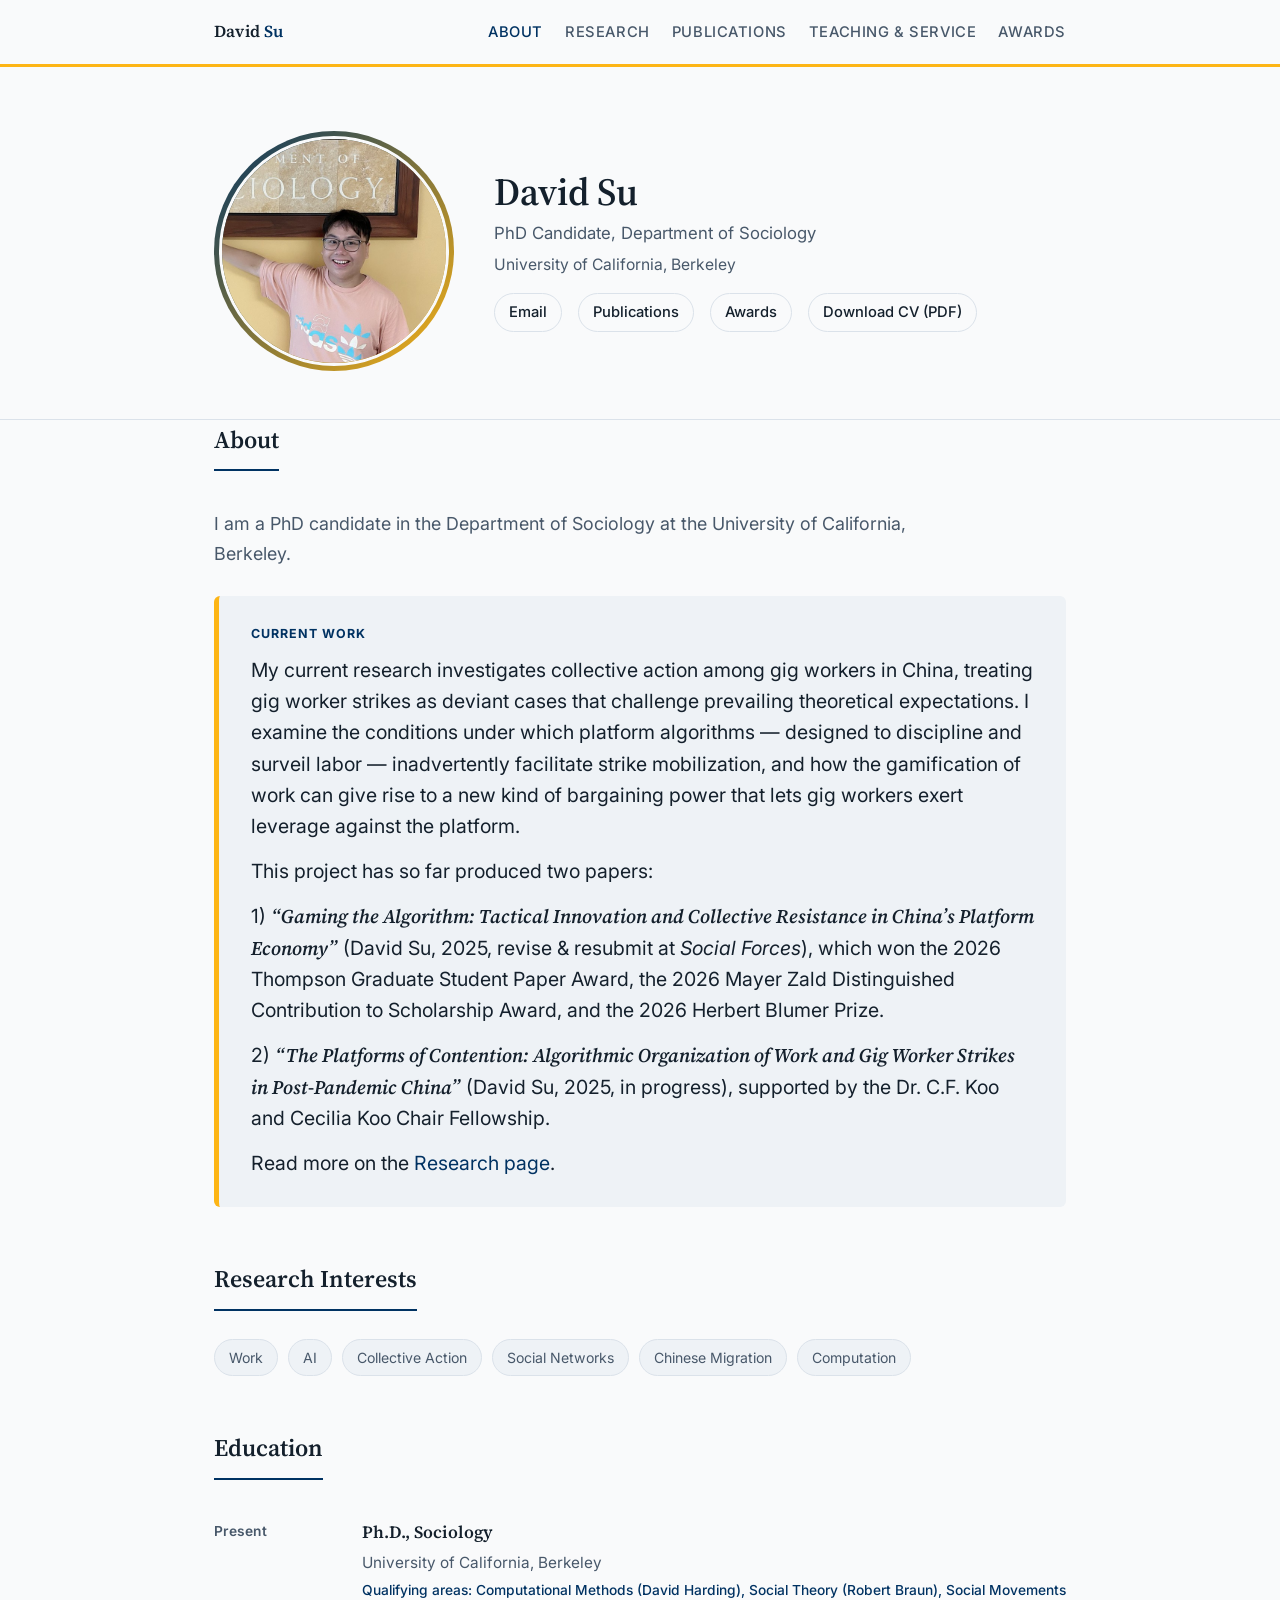
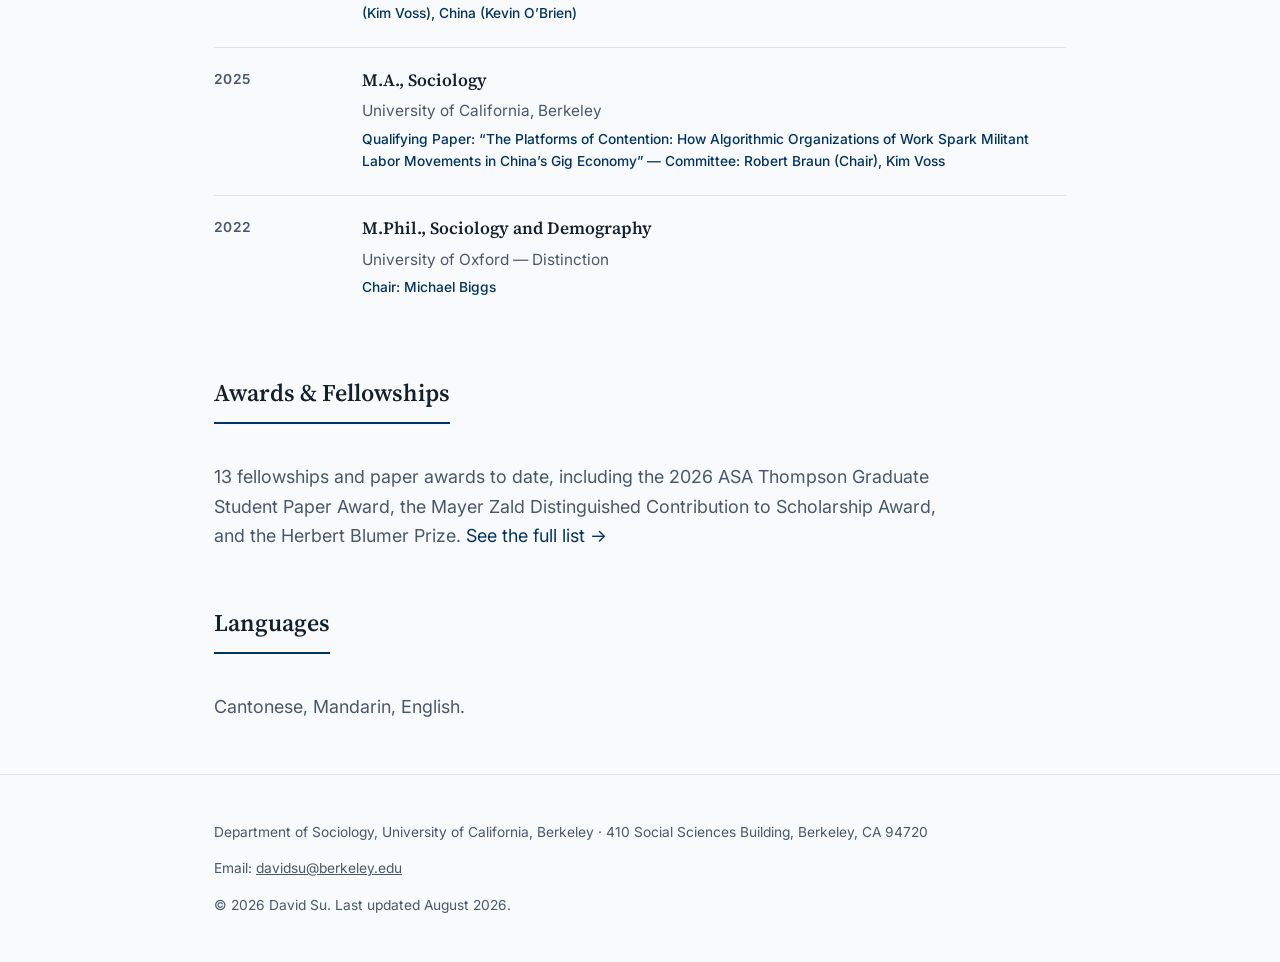
<file: index.html>
<!DOCTYPE html>
<html lang="en">
<head>
<meta charset="UTF-8">
<meta name="viewport" content="width=device-width, initial-scale=1.0">
<title>David Su — Sociology PhD Candidate, UC Berkeley</title>
<meta name="description" content="David Su is a PhD candidate in Sociology at UC Berkeley studying collective action, social movements, political sociology, and China's platform economy.">
<meta name="keywords" content="David Su, sociology, UC Berkeley, social movements, collective action, China, gig economy, political sociology, computational methods">
<link rel="canonical" href="https://davidsu.org/">
<meta property="og:type" content="profile">
<meta property="og:title" content="David Su — Sociology PhD Candidate, UC Berkeley">
<meta property="og:description" content="Research on collective action, social movements, political sociology, and China's platform economy.">
<meta property="og:url" content="https://davidsu.org/">
<meta name="twitter:card" content="summary">
<link rel="stylesheet" href="css/style.css">
<link rel="preconnect" href="https://fonts.googleapis.com">
<link href="https://fonts.googleapis.com/css2?family=Inter:wght@400;500;600;700&family=Source+Serif+4:wght@500;600;700&display=swap" rel="stylesheet">
<script type="application/ld+json">
{
  "@context": "https://schema.org",
  "@type": "Person",
  "name": "David Su",
  "url": "https://davidsu.org/",
  "email": "mailto:davidsu@berkeley.edu",
  "jobTitle": "PhD Candidate, Sociology",
  "affiliation": {
    "@type": "CollegeOrUniversity",
    "name": "University of California, Berkeley"
  },
  "alumniOf": [
    {"@type": "CollegeOrUniversity", "name": "University of California, Berkeley"},
    {"@type": "CollegeOrUniversity", "name": "University of Oxford"}
  ],
  "knowsAbout": ["Collective Action", "Social Movements", "Political Sociology", "Social Networks", "China", "Chinese Migration", "AI", "Work", "Computation"]
}
</script>
</head>
<body>

<header class="site-header">
  <div class="nav-inner">
    <div class="nav-name">David <span>Su</span></div>
    <nav class="nav-links">
      <a href="index.html" class="active">About</a>
      <a href="research.html">Research</a>
      <a href="publications.html">Publications</a>
      <a href="teaching.html">Teaching &amp; Service</a>
      <a href="awards.html">Awards</a>
    </nav>
  </div>
</header>

<section class="hero">
  <div class="wrap hero-grid">
    <div class="avatar"><img src="assets/headshot.jpg" alt="David Su"></div>
    <div class="hero-text">
      <h1>David Su</h1>
      <p class="hero-title">PhD Candidate, Department of Sociology</p>
      <p class="hero-affil">University of California, Berkeley</p>
      <div class="hero-links">
        <a href="mailto:davidsu@berkeley.edu">Email</a>
        <a href="publications.html">Publications</a>
        <a href="awards.html">Awards</a>
        <a href="assets/CV_David_Su.pdf">Download CV (PDF)</a>
        <!-- Add once created: <a href="https://scholar.google.com/">Google Scholar</a> <a href="https://orcid.org/">ORCID</a> -->
      </div>
    </div>
  </div>
</section>

<main class="wrap">

  <section class="block">
    <h2>About</h2>
    <p class="lede">
      I am a PhD candidate in the Department of Sociology at the University of California, Berkeley.
    </p>

    <div class="key-work">
      <span class="kicker">Current Work</span>
      <p>
        My current research investigates collective action among gig workers in China, treating
        gig worker strikes as deviant cases that challenge prevailing theoretical expectations. I
        examine the conditions under which platform algorithms &mdash; designed to discipline and
        surveil labor &mdash; inadvertently facilitate strike mobilization, and how the gamification
        of work can give rise to a new kind of bargaining power that lets gig workers exert leverage
        against the platform.
      </p>
      <p>
        This project has so far produced two papers:
      </p>
      <p>
        1) <span class="paper-title">&ldquo;Gaming the Algorithm: Tactical Innovation and Collective
        Resistance in China&rsquo;s Platform Economy&rdquo;</span> (David Su, 2025, revise &amp;
        resubmit at <em>Social Forces</em>),
        which won the 2026 Thompson Graduate Student Paper Award, the 2026 Mayer Zald Distinguished
        Contribution to Scholarship Award, and the 2026 Herbert Blumer Prize.
      </p>
      <p>
        2) <span class="paper-title">&ldquo;The Platforms of Contention: Algorithmic Organization of
        Work and Gig Worker Strikes in Post-Pandemic China&rdquo;</span> (David Su, 2025, in
        progress), supported by the Dr. C.F. Koo and Cecilia Koo Chair Fellowship.
      </p>
      <p>
        Read more on the <a href="research.html">Research page</a>.
      </p>
    </div>
  </section>

  <section class="block">
    <h2>Research Interests</h2>
    <div class="interest-tags">
      <span>Work</span>
      <span>AI</span>
      <span>Collective Action</span>
      <span>Social Networks</span>
      <span>Chinese Migration</span>
      <span>Computation</span>
    </div>
  </section>

  <section class="block">
    <h2>Education</h2>

    <div class="entry">
      <div class="when">Present</div>
      <div class="what">
        <h3>Ph.D., Sociology</h3>
        <p>University of California, Berkeley</p>
        <p class="meta">Qualifying areas: Computational Methods (David Harding), Social Theory (Robert Braun), Social Movements (Kim Voss), China (Kevin O&rsquo;Brien)</p>
      </div>
    </div>

    <div class="entry">
      <div class="when">2025</div>
      <div class="what">
        <h3>M.A., Sociology</h3>
        <p>University of California, Berkeley</p>
        <p class="meta">Qualifying Paper: &ldquo;The Platforms of Contention: How Algorithmic Organizations of Work Spark Militant Labor Movements in China&rsquo;s Gig Economy&rdquo; &mdash; Committee: Robert Braun (Chair), Kim Voss</p>
      </div>
    </div>

    <div class="entry">
      <div class="when">2022</div>
      <div class="what">
        <h3>M.Phil., Sociology and Demography</h3>
        <p>University of Oxford &mdash; Distinction</p>
        <p class="meta">Chair: Michael Biggs</p>
      </div>
    </div>
  </section>

  <section class="block">
    <h2>Awards &amp; Fellowships</h2>
    <p class="lede">
      13 fellowships and paper awards to date, including the 2026 ASA Thompson Graduate Student
      Paper Award, the Mayer Zald Distinguished Contribution to Scholarship Award, and the Herbert
      Blumer Prize. <a href="awards.html">See the full list →</a>
    </p>
  </section>

  <section class="block">
    <h2>Languages</h2>
    <p class="lede">Cantonese, Mandarin, English.</p>
  </section>

</main>

<footer>
  <div class="wrap">
    <p>Department of Sociology, University of California, Berkeley &middot; 410 Social Sciences Building, Berkeley, CA 94720</p>
    <p>Email: <a href="mailto:davidsu@berkeley.edu">davidsu@berkeley.edu</a></p>
    <p>&copy; <span id="year"></span> David Su. Last updated August 2026.</p>
  </div>
</footer>

<script src="js/main.js"></script>
</body>
</html>
</file>
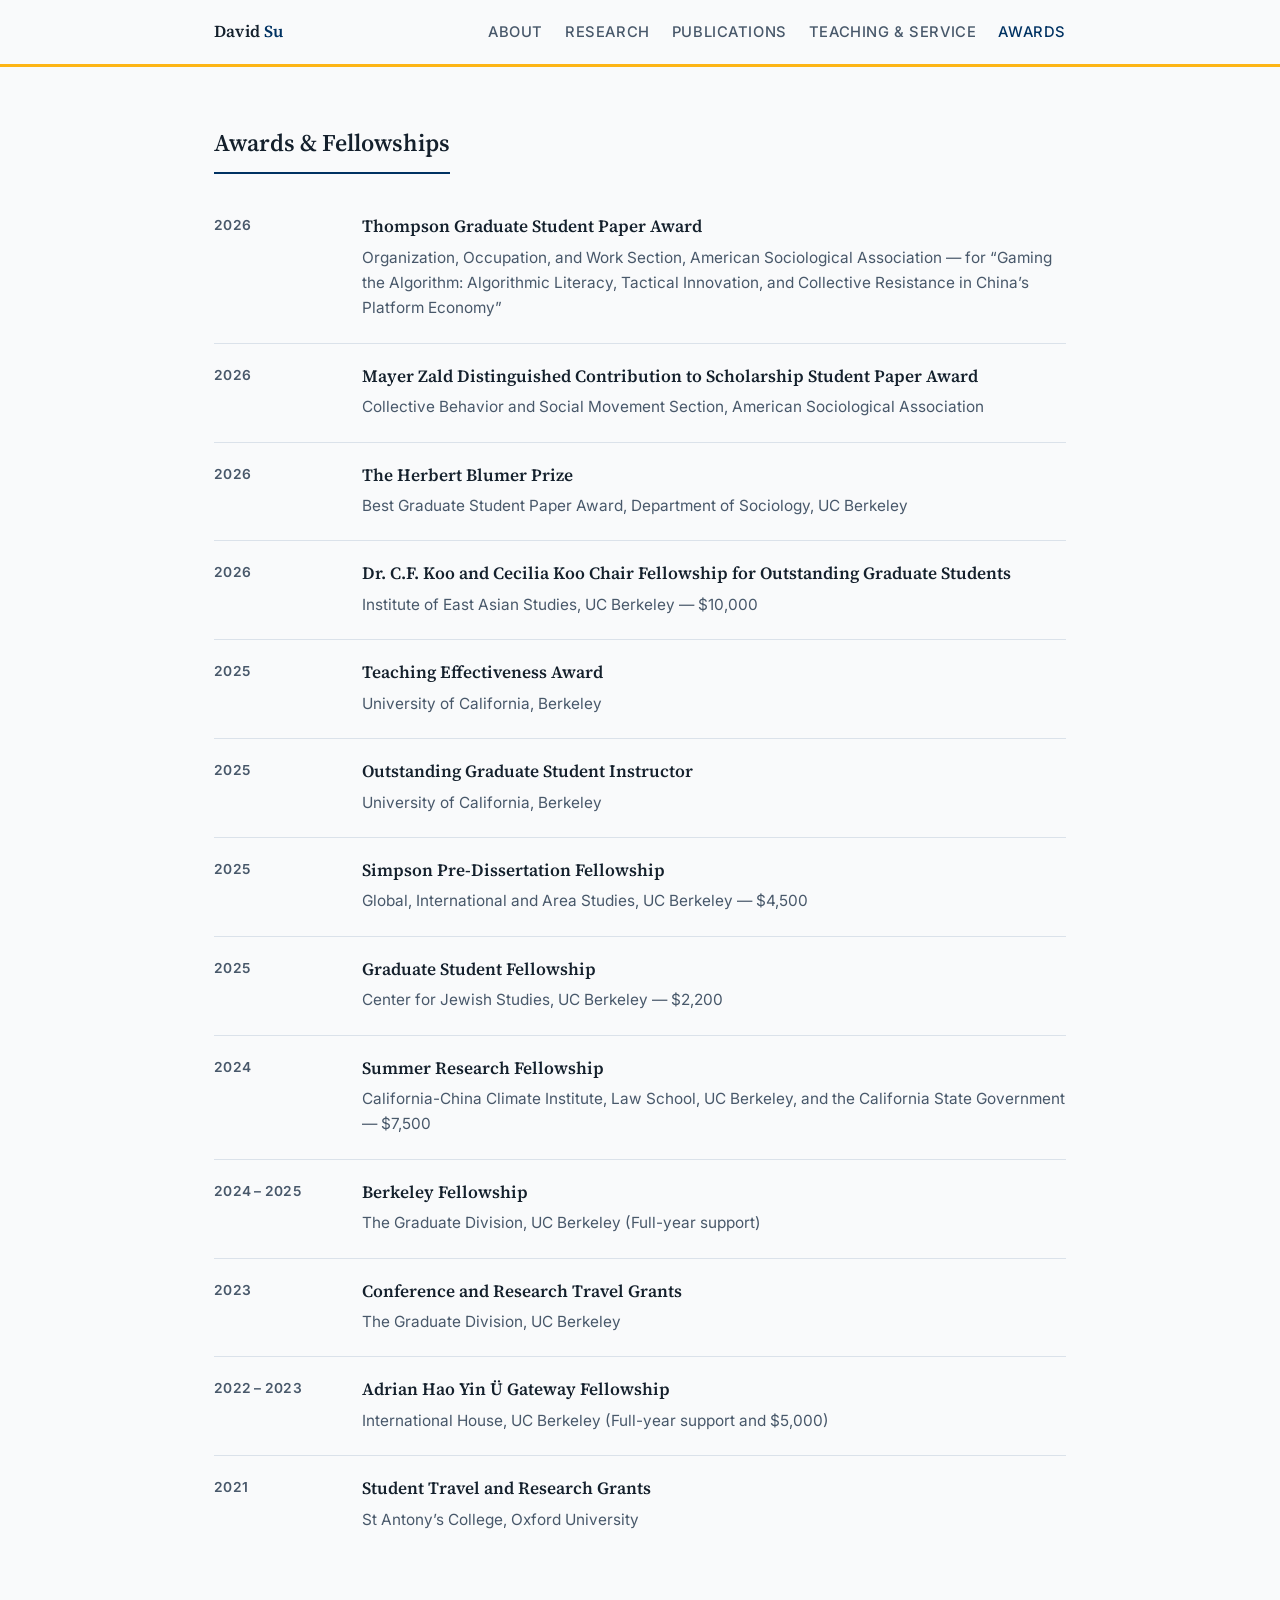
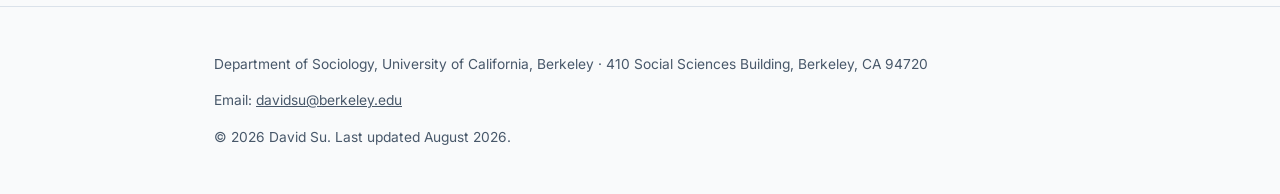
<file: awards.html>
<!DOCTYPE html>
<html lang="en">
<head>
<meta charset="UTF-8">
<meta name="viewport" content="width=device-width, initial-scale=1.0">
<title>Awards — David Su</title>
<meta name="description" content="Fellowships and paper awards received by David Su, PhD candidate in Sociology at UC Berkeley, including the ASA Thompson Graduate Student Paper Award.">
<link rel="canonical" href="https://davidsu.org/awards.html">
<link rel="stylesheet" href="css/style.css">
<link rel="preconnect" href="https://fonts.googleapis.com">
<link href="https://fonts.googleapis.com/css2?family=Inter:wght@400;500;600;700&family=Source+Serif+4:wght@500;600;700&display=swap" rel="stylesheet">
</head>
<body>

<header class="site-header">
  <div class="nav-inner">
    <div class="nav-name">David <span>Su</span></div>
    <nav class="nav-links">
      <a href="index.html">About</a>
      <a href="research.html">Research</a>
      <a href="publications.html">Publications</a>
      <a href="teaching.html">Teaching &amp; Service</a>
      <a href="awards.html" class="active">Awards</a>
    </nav>
  </div>
</header>

<main class="wrap" style="padding-top:56px;">

  <section class="block">
    <h2>Awards &amp; Fellowships</h2>

    <div class="entry">
      <div class="when">2026</div>
      <div class="what"><h3>Thompson Graduate Student Paper Award</h3><p>Organization, Occupation, and Work Section, American Sociological Association &mdash; for &ldquo;Gaming the Algorithm: Algorithmic Literacy, Tactical Innovation, and Collective Resistance in China&rsquo;s Platform Economy&rdquo;</p></div>
    </div>
    <div class="entry">
      <div class="when">2026</div>
      <div class="what"><h3>Mayer Zald Distinguished Contribution to Scholarship Student Paper Award</h3><p>Collective Behavior and Social Movement Section, American Sociological Association</p></div>
    </div>
    <div class="entry">
      <div class="when">2026</div>
      <div class="what"><h3>The Herbert Blumer Prize</h3><p>Best Graduate Student Paper Award, Department of Sociology, UC Berkeley</p></div>
    </div>
    <div class="entry">
      <div class="when">2026</div>
      <div class="what"><h3>Dr. C.F. Koo and Cecilia Koo Chair Fellowship for Outstanding Graduate Students</h3><p>Institute of East Asian Studies, UC Berkeley &mdash; $10,000</p></div>
    </div>
    <div class="entry">
      <div class="when">2025</div>
      <div class="what"><h3>Teaching Effectiveness Award</h3><p>University of California, Berkeley</p></div>
    </div>
    <div class="entry">
      <div class="when">2025</div>
      <div class="what"><h3>Outstanding Graduate Student Instructor</h3><p>University of California, Berkeley</p></div>
    </div>
    <div class="entry">
      <div class="when">2025</div>
      <div class="what"><h3>Simpson Pre-Dissertation Fellowship</h3><p>Global, International and Area Studies, UC Berkeley &mdash; $4,500</p></div>
    </div>
    <div class="entry">
      <div class="when">2025</div>
      <div class="what"><h3>Graduate Student Fellowship</h3><p>Center for Jewish Studies, UC Berkeley &mdash; $2,200</p></div>
    </div>
    <div class="entry">
      <div class="when">2024</div>
      <div class="what"><h3>Summer Research Fellowship</h3><p>California-China Climate Institute, Law School, UC Berkeley, and the California State Government &mdash; $7,500</p></div>
    </div>
    <div class="entry">
      <div class="when">2024 &ndash; 2025</div>
      <div class="what"><h3>Berkeley Fellowship</h3><p>The Graduate Division, UC Berkeley (Full-year support)</p></div>
    </div>
    <div class="entry">
      <div class="when">2023</div>
      <div class="what"><h3>Conference and Research Travel Grants</h3><p>The Graduate Division, UC Berkeley</p></div>
    </div>
    <div class="entry">
      <div class="when">2022 &ndash; 2023</div>
      <div class="what"><h3>Adrian Hao Yin &Uuml; Gateway Fellowship</h3><p>International House, UC Berkeley (Full-year support and $5,000)</p></div>
    </div>
    <div class="entry">
      <div class="when">2021</div>
      <div class="what"><h3>Student Travel and Research Grants</h3><p>St Antony&rsquo;s College, Oxford University</p></div>
    </div>
  </section>

</main>

<footer>
  <div class="wrap">
    <p>Department of Sociology, University of California, Berkeley &middot; 410 Social Sciences Building, Berkeley, CA 94720</p>
    <p>Email: <a href="mailto:davidsu@berkeley.edu">davidsu@berkeley.edu</a></p>
    <p>&copy; <span id="year"></span> David Su. Last updated August 2026.</p>
  </div>
</footer>

<script src="js/main.js"></script>
</body>
</html>
</file>
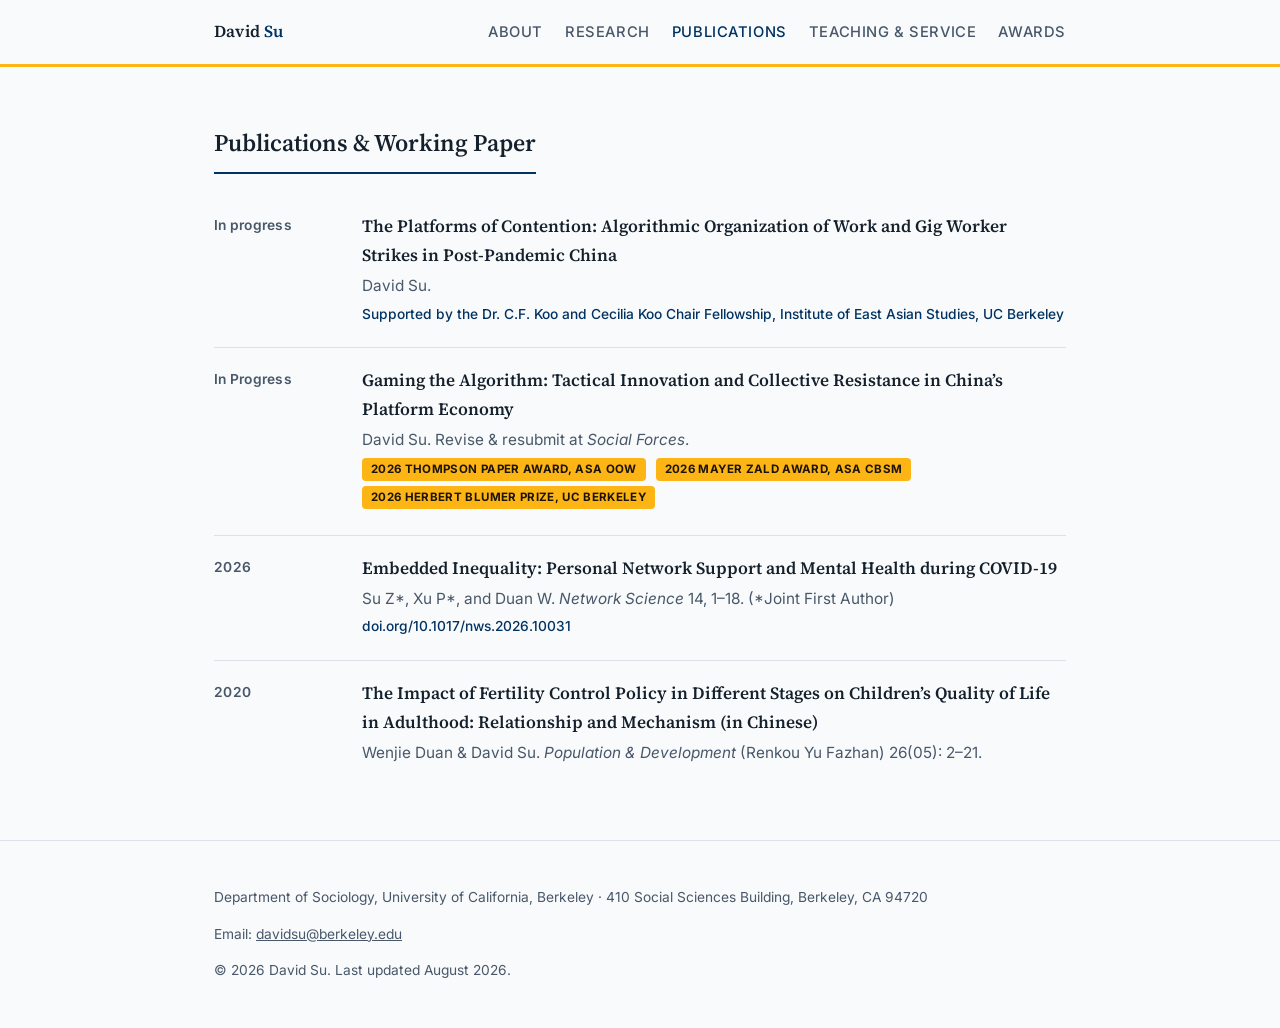
<file: publications.html>
<!DOCTYPE html>
<html lang="en">
<head>
<meta charset="UTF-8">
<meta name="viewport" content="width=device-width, initial-scale=1.0">
<title>Publications — David Su</title>
<meta name="description" content="Publications and working papers by David Su, PhD candidate in Sociology at UC Berkeley, on social movements, labor, and China's platform economy.">
<link rel="canonical" href="https://davidsu.org/publications.html">
<link rel="stylesheet" href="css/style.css">
<link rel="preconnect" href="https://fonts.googleapis.com">
<link href="https://fonts.googleapis.com/css2?family=Inter:wght@400;500;600;700&family=Source+Serif+4:wght@500;600;700&display=swap" rel="stylesheet">
</head>
<body>

<header class="site-header">
  <div class="nav-inner">
    <div class="nav-name">David <span>Su</span></div>
    <nav class="nav-links">
      <a href="index.html">About</a>
      <a href="research.html">Research</a>
      <a href="publications.html" class="active">Publications</a>
      <a href="teaching.html">Teaching &amp; Service</a>
      <a href="awards.html">Awards</a>
    </nav>
  </div>
</header>

<main class="wrap" style="padding-top:56px;">

  <section class="block">
    <h2>Publications & Working Paper</h2>

    <div class="entry">
      <div class="when">In progress</div>
      <div class="what">
        <h3>The Platforms of Contention: Algorithmic Organization of Work and Gig Worker Strikes in Post-Pandemic China</h3>
        <p>David Su.</p>
        <p class="meta">Supported by the Dr. C.F. Koo and Cecilia Koo Chair Fellowship, Institute of East Asian Studies, UC Berkeley</p>
      </div>
    </div>

    <div class="entry">
      <div class="when">In Progress</div>
      <div class="what">
        <h3>Gaming the Algorithm: Tactical Innovation and Collective Resistance in China&rsquo;s Platform Economy</h3>
        <p>David Su. Revise &amp; resubmit at <em>Social Forces</em>.</p>
        <p class="meta">
          <span class="award-badge">2026 Thompson Paper Award, ASA OOW</span>
          <span class="award-badge">2026 Mayer Zald Award, ASA CBSM</span>
          <span class="award-badge">2026 Herbert Blumer Prize, UC Berkeley</span>
        </p>
      </div>
    </div>

    <div class="entry">
      <div class="when">2026</div>
      <div class="what">
        <h3>Embedded Inequality: Personal Network Support and Mental Health during COVID-19</h3>
        <p>Su Z*, Xu P*, and Duan W. <em>Network Science</em> 14, 1&ndash;18. (*Joint First Author)</p>
        <p class="meta"><a href="https://doi.org/10.1017/nws.2026.10031">doi.org/10.1017/nws.2026.10031</a></p>
      </div>
    </div>

    <div class="entry">
      <div class="when">2020</div>
      <div class="what">
        <h3>The Impact of Fertility Control Policy in Different Stages on Children&rsquo;s Quality of Life in Adulthood: Relationship and Mechanism (in Chinese)</h3>
        <p>Wenjie Duan &amp; David Su. <em>Population &amp; Development</em> (Renkou Yu Fazhan) 26(05): 2&ndash;21.</p>
      </div>
    </div>
  </section>

</main>

<footer>
  <div class="wrap">
    <p>Department of Sociology, University of California, Berkeley &middot; 410 Social Sciences Building, Berkeley, CA 94720</p>
    <p>Email: <a href="mailto:davidsu@berkeley.edu">davidsu@berkeley.edu</a></p>
    <p>&copy; <span id="year"></span> David Su. Last updated August 2026.</p>
  </div>
</footer>

<script src="js/main.js"></script>
</body>
</html>
</file>
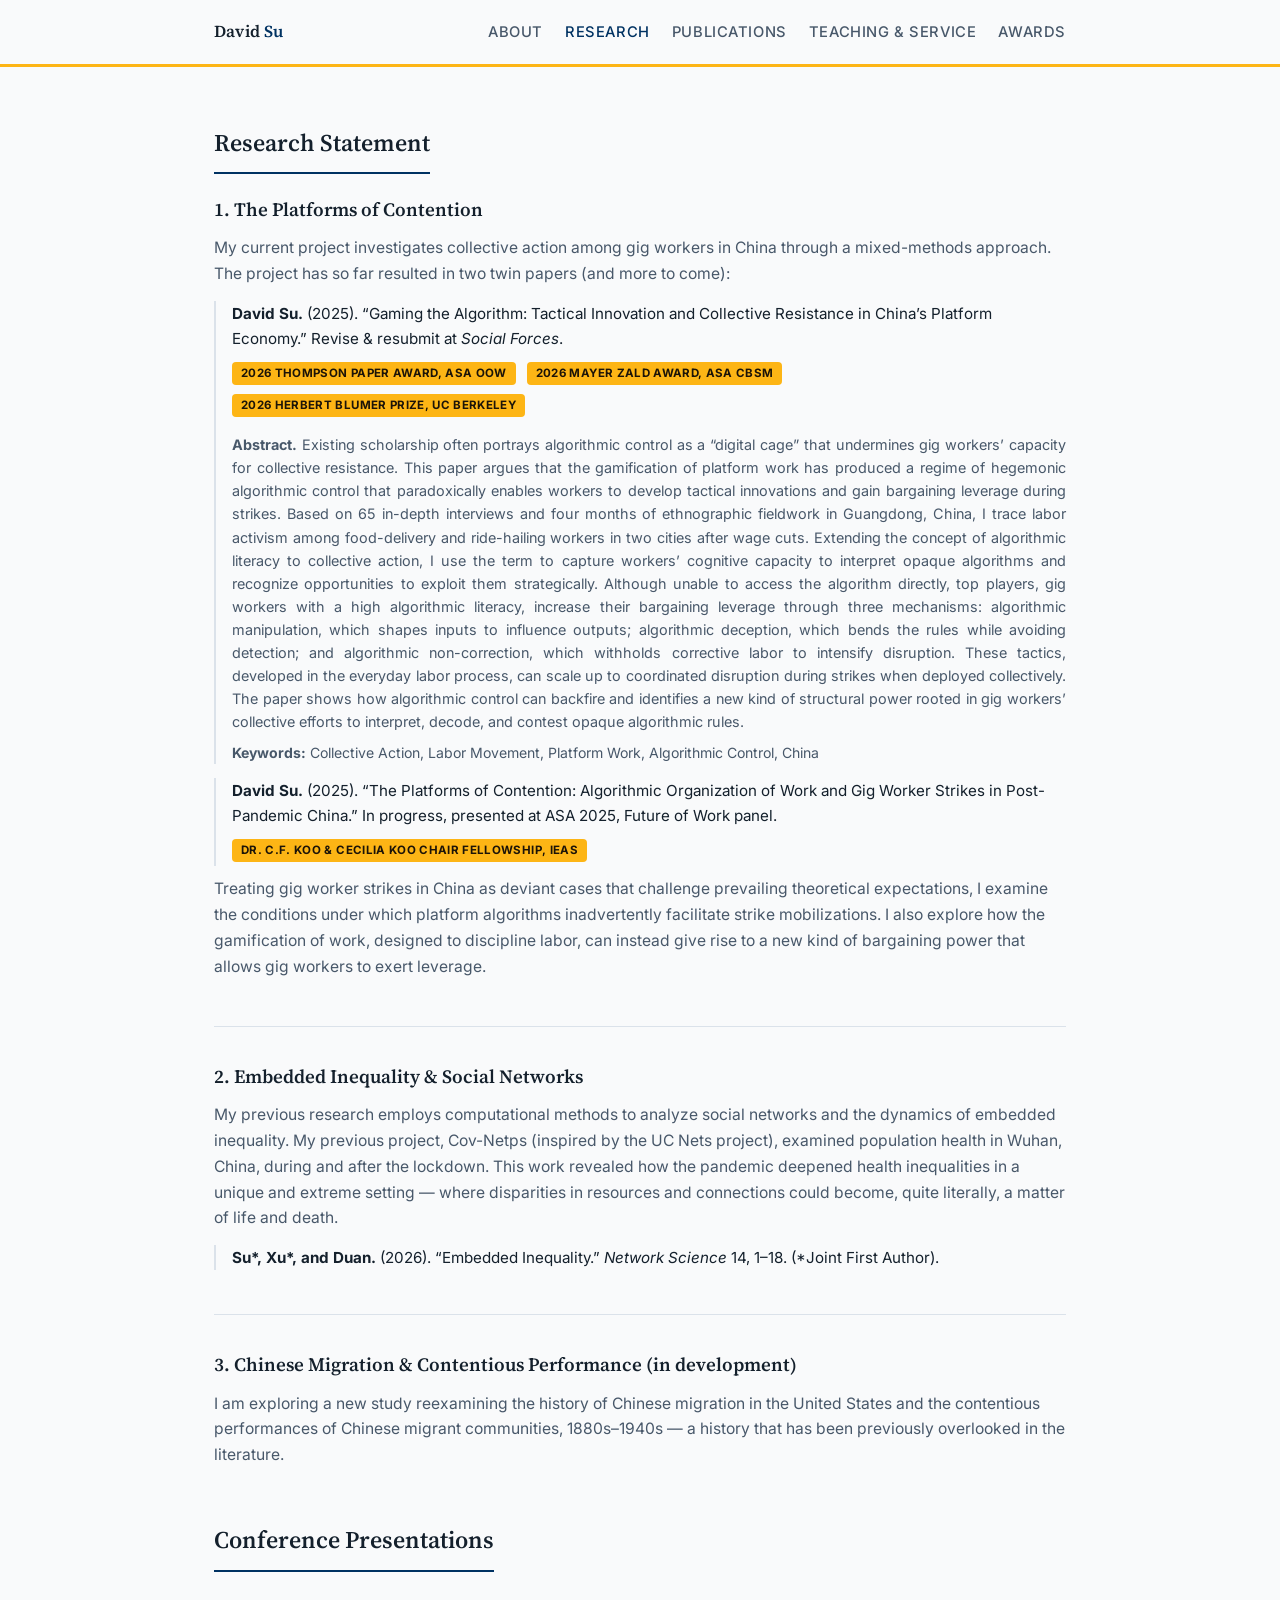
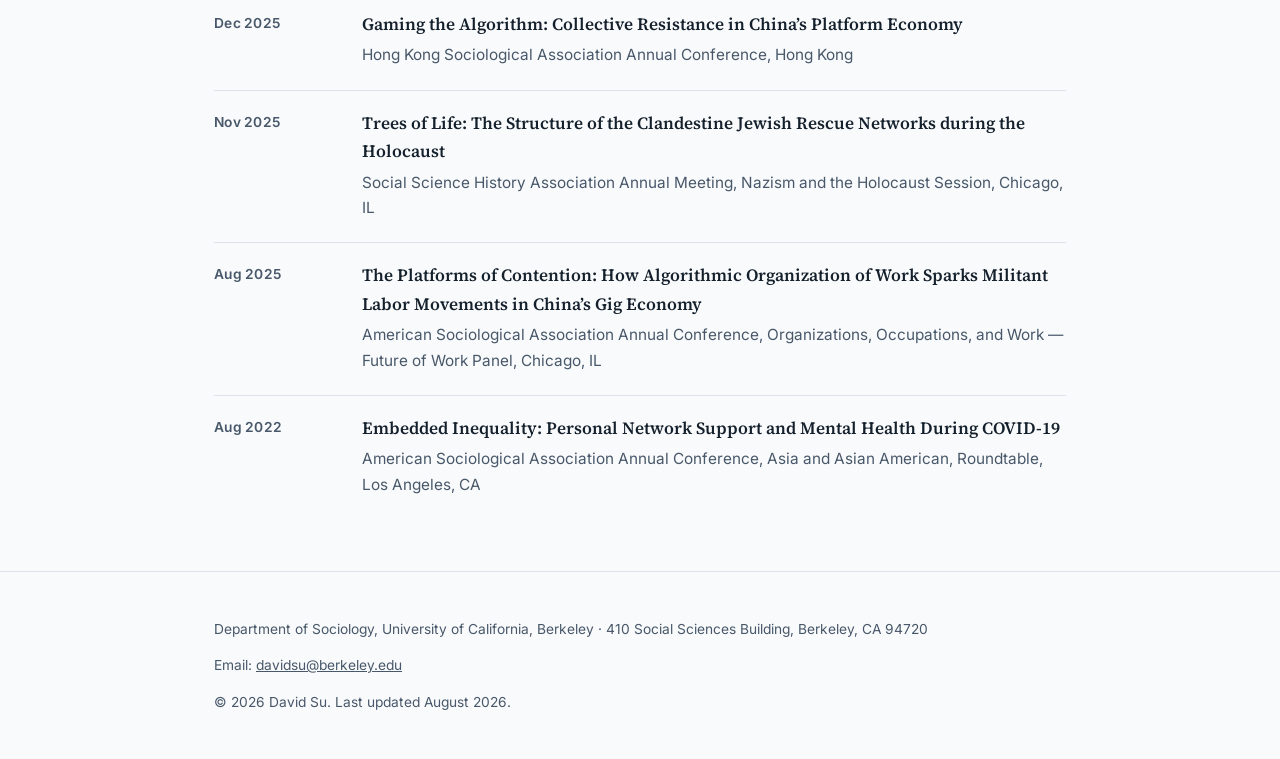
<file: research.html>
<!DOCTYPE html>
<html lang="en">
<head>
<meta charset="UTF-8">
<meta name="viewport" content="width=device-width, initial-scale=1.0">
<title>Research — David Su</title>
<meta name="description" content="Research interests and conference presentations by David Su, PhD candidate in Sociology at UC Berkeley: social movements, political sociology, and China's platform economy.">
<link rel="canonical" href="https://davidsu.org/research.html">
<link rel="stylesheet" href="css/style.css">
<link rel="preconnect" href="https://fonts.googleapis.com">
<link href="https://fonts.googleapis.com/css2?family=Inter:wght@400;500;600;700&family=Source+Serif+4:wght@500;600;700&display=swap" rel="stylesheet">
</head>
<body>

<header class="site-header">
  <div class="nav-inner">
    <div class="nav-name">David <span>Su</span></div>
    <nav class="nav-links">
      <a href="index.html">About</a>
      <a href="research.html" class="active">Research</a>
      <a href="publications.html">Publications</a>
      <a href="teaching.html">Teaching &amp; Service</a>
      <a href="awards.html">Awards</a>
    </nav>
  </div>
</header>

<main class="wrap" style="padding-top:56px;">

  <section class="block">
    <h2>Research Statement</h2>
    <div class="project">
      <h3>1. The Platforms of Contention</h3>
      <p>
        My current project investigates collective action among gig workers in China through a
        mixed-methods approach. The project has so far resulted in two twin papers
        (and more to come):
      </p>
      <div class="paper">
        <p><strong>David Su.</strong> (2025). &ldquo;Gaming the Algorithm: Tactical Innovation and Collective Resistance in China&rsquo;s Platform Economy.&rdquo; Revise &amp; resubmit at <em>Social Forces</em>.</p>
        <span class="award-badge">2026 Thompson Paper Award, ASA OOW</span>
        <span class="award-badge">2026 Mayer Zald Award, ASA CBSM</span>
        <span class="award-badge">2026 Herbert Blumer Prize, UC Berkeley</span>
        <p class="abstract"><strong>Abstract.</strong> Existing scholarship often portrays algorithmic control as a &ldquo;digital cage&rdquo; that undermines gig workers&rsquo; capacity for collective resistance. This paper argues that the gamification of platform work has produced a regime of hegemonic algorithmic control that paradoxically enables workers to develop tactical innovations and gain bargaining leverage during strikes. Based on 65 in-depth interviews and four months of ethnographic fieldwork in Guangdong, China, I trace labor activism among food-delivery and ride-hailing workers in two cities after wage cuts. Extending the concept of algorithmic literacy to collective action, I use the term to capture workers&rsquo; cognitive capacity to interpret opaque algorithms and recognize opportunities to exploit them strategically. Although unable to access the algorithm directly, top players, gig workers with a high algorithmic literacy, increase their bargaining leverage through three mechanisms: algorithmic manipulation, which shapes inputs to influence outputs; algorithmic deception, which bends the rules while avoiding detection; and algorithmic non-correction, which withholds corrective labor to intensify disruption. These tactics, developed in the everyday labor process, can scale up to coordinated disruption during strikes when deployed collectively. The paper shows how algorithmic control can backfire and identifies a new kind of structural power rooted in gig workers&rsquo; collective efforts to interpret, decode, and contest opaque algorithmic rules.</p>
        <p class="keywords"><strong>Keywords:</strong> Collective Action, Labor Movement, Platform Work, Algorithmic Control, China</p>
      </div>
      <div class="paper">
        <p><strong>David Su.</strong> (2025). &ldquo;The Platforms of Contention: Algorithmic Organization of Work and Gig Worker Strikes in Post-Pandemic China.&rdquo; In progress, presented at ASA 2025, Future of Work panel.</p>
        <span class="award-badge">Dr. C.F. Koo &amp; Cecilia Koo Chair Fellowship, IEAS</span>
      </div>
      <p>
        Treating gig worker strikes in China as deviant cases that challenge prevailing theoretical
        expectations, I examine the conditions under which platform algorithms inadvertently
        facilitate strike mobilizations. I also explore how the gamification of work, designed to
        discipline labor, can instead give rise to a new kind of bargaining power that allows gig
        workers to exert leverage.
      </p>
    </div>

    <div class="project">
      <h3>2. Embedded Inequality &amp; Social Networks</h3>
      <p>
        My previous research employs computational methods to analyze social networks and the
        dynamics of embedded inequality. My previous project, Cov-Netps (inspired by the UC Nets
        project), examined population health in Wuhan, China, during and after the lockdown. This
        work revealed how the pandemic deepened health inequalities in a unique and extreme
        setting &mdash; where disparities in resources and connections could become, quite literally,
        a matter of life and death.
      </p>
      <div class="paper">
        <p><strong>Su*, Xu*, and Duan.</strong> (2026). &ldquo;Embedded Inequality.&rdquo; <em>Network Science</em> 14, 1&ndash;18. (*Joint First Author).</p>
      </div>
    </div>

    <div class="project">
      <h3>3. Chinese Migration &amp; Contentious Performance (in development)</h3>
      <p>
        I am exploring a new study reexamining the history of Chinese migration in the United States
        and the contentious performances of Chinese migrant communities, 1880s&ndash;1940s &mdash; a
        history that has been previously overlooked in the literature.
      </p>
    </div>
  </section>

  <section class="block">
    <h2>Conference Presentations</h2>

    <div class="entry">
      <div class="when">Dec 2025</div>
      <div class="what">
        <h3>Gaming the Algorithm: Collective Resistance in China&rsquo;s Platform Economy</h3>
        <p>Hong Kong Sociological Association Annual Conference, Hong Kong</p>
      </div>
    </div>

    <div class="entry">
      <div class="when">Nov 2025</div>
      <div class="what">
        <h3>Trees of Life: The Structure of the Clandestine Jewish Rescue Networks during the Holocaust</h3>
        <p>Social Science History Association Annual Meeting, Nazism and the Holocaust Session, Chicago, IL</p>
      </div>
    </div>

    <div class="entry">
      <div class="when">Aug 2025</div>
      <div class="what">
        <h3>The Platforms of Contention: How Algorithmic Organization of Work Sparks Militant Labor Movements in China&rsquo;s Gig Economy</h3>
        <p>American Sociological Association Annual Conference, Organizations, Occupations, and Work &mdash; Future of Work Panel, Chicago, IL</p>
      </div>
    </div>

    <div class="entry">
      <div class="when">Aug 2022</div>
      <div class="what">
        <h3>Embedded Inequality: Personal Network Support and Mental Health During COVID-19</h3>
        <p>American Sociological Association Annual Conference, Asia and Asian American, Roundtable, Los Angeles, CA</p>
      </div>
    </div>

  </section>

</main>

<footer>
  <div class="wrap">
    <p>Department of Sociology, University of California, Berkeley &middot; 410 Social Sciences Building, Berkeley, CA 94720</p>
    <p>Email: <a href="mailto:davidsu@berkeley.edu">davidsu@berkeley.edu</a></p>
    <p>&copy; <span id="year"></span> David Su. Last updated August 2026.</p>
  </div>
</footer>

<script src="js/main.js"></script>
</body>
</html>
</file>
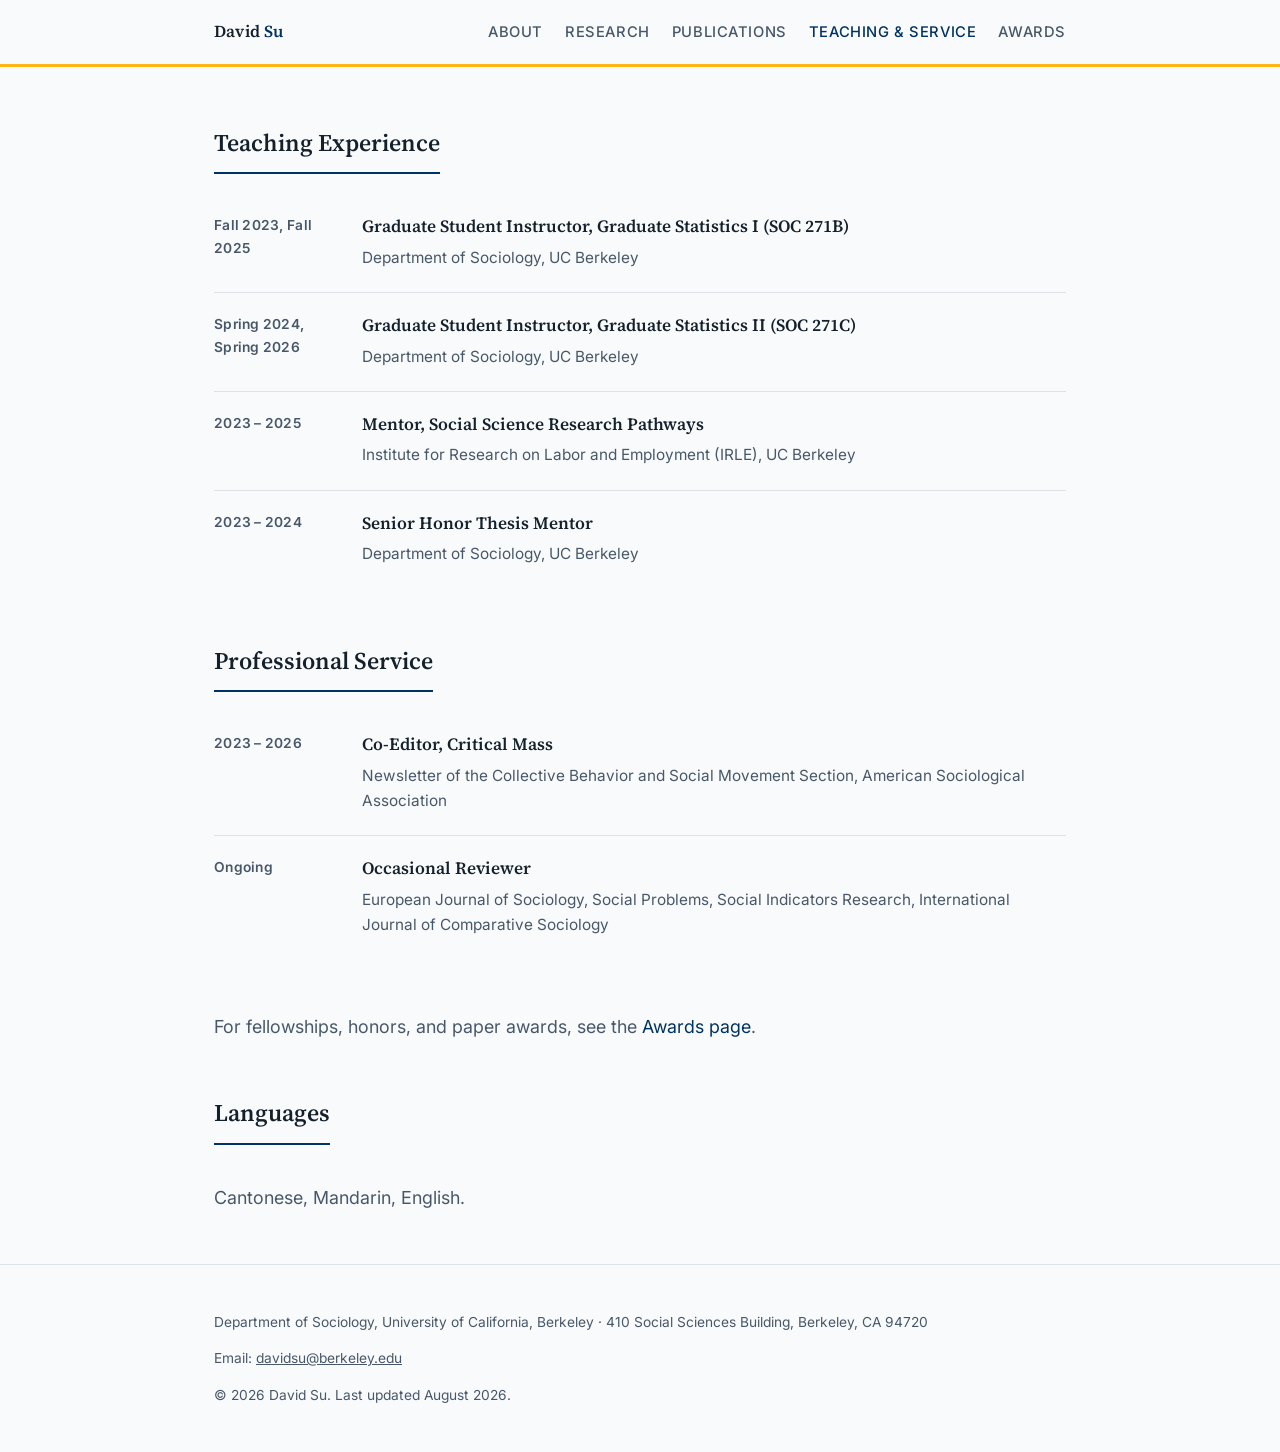
<file: teaching.html>
<!DOCTYPE html>
<html lang="en">
<head>
<meta charset="UTF-8">
<meta name="viewport" content="width=device-width, initial-scale=1.0">
<title>Teaching &amp; Service — David Su</title>
<meta name="description" content="Teaching experience, professional service, and awards of David Su, PhD candidate in Sociology at UC Berkeley.">
<link rel="canonical" href="https://davidsu.org/teaching.html">
<link rel="stylesheet" href="css/style.css">
<link rel="preconnect" href="https://fonts.googleapis.com">
<link href="https://fonts.googleapis.com/css2?family=Inter:wght@400;500;600;700&family=Source+Serif+4:wght@500;600;700&display=swap" rel="stylesheet">
</head>
<body>

<header class="site-header">
  <div class="nav-inner">
    <div class="nav-name">David <span>Su</span></div>
    <nav class="nav-links">
      <a href="index.html">About</a>
      <a href="research.html">Research</a>
      <a href="publications.html">Publications</a>
      <a href="teaching.html" class="active">Teaching &amp; Service</a>
      <a href="awards.html">Awards</a>
    </nav>
  </div>
</header>

<main class="wrap" style="padding-top:56px;">

  <section class="block">
    <h2>Teaching Experience</h2>

    <div class="entry">
      <div class="when">Fall 2023, Fall 2025</div>
      <div class="what">
        <h3>Graduate Student Instructor, Graduate Statistics I (SOC 271B)</h3>
        <p>Department of Sociology, UC Berkeley</p>
      </div>
    </div>

    <div class="entry">
      <div class="when">Spring 2024, Spring 2026</div>
      <div class="what">
        <h3>Graduate Student Instructor, Graduate Statistics II (SOC 271C)</h3>
        <p>Department of Sociology, UC Berkeley</p>
      </div>
    </div>

    <div class="entry">
      <div class="when">2023 &ndash; 2025</div>
      <div class="what">
        <h3>Mentor, Social Science Research Pathways</h3>
        <p>Institute for Research on Labor and Employment (IRLE), UC Berkeley</p>
      </div>
    </div>

    <div class="entry">
      <div class="when">2023 &ndash; 2024</div>
      <div class="what">
        <h3>Senior Honor Thesis Mentor</h3>
        <p>Department of Sociology, UC Berkeley</p>
      </div>
    </div>
  </section>

  <section class="block">
    <h2>Professional Service</h2>

    <div class="entry">
      <div class="when">2023 &ndash; 2026</div>
      <div class="what">
        <h3>Co-Editor, Critical Mass</h3>
        <p>Newsletter of the Collective Behavior and Social Movement Section, American Sociological Association</p>
      </div>
    </div>

    <div class="entry">
      <div class="when">Ongoing</div>
      <div class="what">
        <h3>Occasional Reviewer</h3>
        <p>European Journal of Sociology, Social Problems, Social Indicators Research, International Journal of Comparative Sociology</p>
      </div>
    </div>
  </section>

  <section class="block">
    <p class="lede">For fellowships, honors, and paper awards, see the <a href="awards.html">Awards page</a>.</p>
  </section>

  <section class="block">
    <h2>Languages</h2>
    <p class="lede">Cantonese, Mandarin, English.</p>
  </section>

</main>

<footer>
  <div class="wrap">
    <p>Department of Sociology, University of California, Berkeley &middot; 410 Social Sciences Building, Berkeley, CA 94720</p>
    <p>Email: <a href="mailto:davidsu@berkeley.edu">davidsu@berkeley.edu</a></p>
    <p>&copy; <span id="year"></span> David Su. Last updated August 2026.</p>
  </div>
</footer>

<script src="js/main.js"></script>
</body>
</html>
</file>
<file: css/style.css>
/* ===========================================================
   David Su — Academic site
   Modern editorial style
   =========================================================== */

:root {
  --color-bg: #f9fafb;
  --color-bg-alt: #eef2f6;
  --color-ink: #14202c;
  --color-ink-soft: #48586a;
  --color-accent: #003262;      /* UC Berkeley blue */
  --color-accent-soft: #3b7ea1; /* Founders Rock blue */
  --color-gold: #fdb515;        /* California gold */
  --color-gold-deep: #b8860b;
  --color-line: #dbe2ea;
  --max-width: 900px;
  --font-serif: "Source Serif 4", Georgia, "Times New Roman", serif;
  --font-sans: "Inter", -apple-system, BlinkMacSystemFont, "Segoe UI", sans-serif;
}

* { box-sizing: border-box; }

html { scroll-behavior: smooth; }

body {
  margin: 0;
  font-family: var(--font-sans);
  color: var(--color-ink);
  background: var(--color-bg);
  line-height: 1.65;
  font-size: 17px;
  -webkit-font-smoothing: antialiased;
}

a {
  color: var(--color-accent);
  text-decoration: none;
}
a:hover { text-decoration: underline; }

.wrap {
  max-width: var(--max-width);
  margin: 0 auto;
  padding: 0 24px;
}

/* ---------- Header / Nav ---------- */

header.site-header {
  border-bottom: 1px solid var(--color-line);
  background: var(--color-bg);
  position: sticky;
  top: 0;
  z-index: 10;
}

.nav-inner {
  max-width: var(--max-width);
  margin: 0 auto;
  padding: 18px 24px;
  display: flex;
  align-items: center;
  justify-content: space-between;
  gap: 16px;
}

.nav-name {
  font-family: var(--font-serif);
  font-weight: 600;
  font-size: 1.05rem;
  color: var(--color-ink);
  letter-spacing: 0.01em;
}

.nav-name span {
  color: var(--color-accent);
}

header.site-header {
  border-bottom: 3px solid var(--color-gold);
}

nav.nav-links {
  display: flex;
  gap: 22px;
  flex-wrap: wrap;
}

nav.nav-links a {
  color: var(--color-ink-soft);
  font-size: 0.92rem;
  font-weight: 500;
  text-transform: uppercase;
  letter-spacing: 0.04em;
}

nav.nav-links a:hover,
nav.nav-links a.active {
  color: var(--color-accent);
  text-decoration: none;
}

/* ---------- Hero ---------- */

.hero {
  padding: 64px 0 48px;
  border-bottom: 1px solid var(--color-line);
}

.hero-grid {
  display: flex;
  gap: 40px;
  align-items: center;
  flex-wrap: wrap;
}

.avatar {
  width: 240px;
  height: 240px;
  border-radius: 50%;
  background: linear-gradient(135deg, var(--color-accent), var(--color-gold));
  color: #fff;
  display: flex;
  align-items: center;
  justify-content: center;
  font-family: var(--font-serif);
  font-size: 4rem;
  font-weight: 600;
  flex-shrink: 0;
  overflow: hidden;
  padding: 5px;
}

.avatar img {
  width: 100%;
  height: 100%;
  object-fit: cover;
  border-radius: 50%;
  border: 3px solid var(--color-bg);
}

@media (max-width: 620px) {
  .avatar { width: 180px; height: 180px; font-size: 3rem; }
}

.hero-text h1 {
  font-family: var(--font-serif);
  font-size: 2.4rem;
  font-weight: 600;
  margin: 0 0 6px;
  line-height: 1.15;
}

.hero-title {
  font-size: 1.05rem;
  color: var(--color-ink-soft);
  margin: 0 0 4px;
}

.hero-affil {
  font-size: 0.98rem;
  color: var(--color-ink-soft);
  margin: 0 0 16px;
}

.hero-links {
  display: flex;
  gap: 16px;
  flex-wrap: wrap;
  font-size: 0.92rem;
}

.hero-links a {
  border: 1px solid var(--color-line);
  padding: 6px 14px;
  border-radius: 999px;
  color: var(--color-ink);
  font-weight: 500;
}

.hero-links a:hover {
  border-color: var(--color-accent);
  color: var(--color-accent);
  text-decoration: none;
}

/* ---------- Main sections ---------- */

main {
  padding: 48px 0 80px;
}

section.block {
  margin-bottom: 52px;
}

section.block h2 {
  font-family: var(--font-serif);
  font-size: 1.5rem;
  font-weight: 600;
  margin: 0 0 20px;
  padding-bottom: 10px;
  border-bottom: 2px solid var(--color-accent);
  display: inline-block;
}

.lede {
  font-size: 1.12rem;
  color: var(--color-ink-soft);
  max-width: 66ch;
}

.interest-tags {
  display: flex;
  flex-wrap: wrap;
  gap: 10px;
  margin-top: 8px;
}

.interest-tags span {
  background: var(--color-bg-alt);
  border: 1px solid var(--color-line);
  color: var(--color-ink-soft);
  padding: 6px 14px;
  border-radius: 999px;
  font-size: 0.88rem;
}

/* Entry list pattern used across Education / Publications / Awards / etc. */

.entry {
  display: grid;
  grid-template-columns: 130px 1fr;
  gap: 18px;
  padding: 18px 0;
  border-bottom: 1px solid var(--color-line);
}

.entry:last-child { border-bottom: none; }

.entry .when {
  font-size: 0.86rem;
  color: var(--color-ink-soft);
  font-weight: 600;
  letter-spacing: 0.02em;
  padding-top: 2px;
}

.entry .what h3 {
  font-family: var(--font-serif);
  font-size: 1.08rem;
  font-weight: 600;
  margin: 0 0 4px;
}

.entry .what p {
  margin: 0 0 4px;
  color: var(--color-ink-soft);
  font-size: 0.96rem;
}

.entry .what .meta {
  font-size: 0.86rem;
  color: var(--color-accent);
  font-weight: 500;
}

.award-badge {
  display: inline-block;
  background: var(--color-gold);
  color: #1c1408;
  font-size: 0.72rem;
  font-weight: 700;
  letter-spacing: 0.03em;
  padding: 2px 9px;
  border-radius: 4px;
  margin-right: 6px;
  margin-bottom: 4px;
  text-transform: uppercase;
}

@media (max-width: 620px) {
  .entry { grid-template-columns: 1fr; gap: 4px; }
  .hero-grid { flex-direction: column; align-items: flex-start; text-align: left; }
  .hero h1 { font-size: 1.9rem; }
}

/* ---------- Research statement / projects ---------- */

.project {
  margin-bottom: 34px;
  padding-bottom: 34px;
  border-bottom: 1px solid var(--color-line);
}
.project:last-child { border-bottom: none; margin-bottom: 0; padding-bottom: 0; }

.project h3 {
  font-family: var(--font-serif);
  font-size: 1.18rem;
  font-weight: 600;
  margin: 0 0 10px;
}

.project p {
  color: var(--color-ink-soft);
  margin: 0 0 12px;
  font-size: 0.98rem;
}

.project .paper {
  margin: 14px 0 10px;
  padding-left: 16px;
  border-left: 2px solid var(--color-line);
}

.project .paper p {
  margin: 0 0 6px;
  color: var(--color-ink);
  font-size: 0.95rem;
}

.project .paper .award-badge {
  margin-top: 4px;
}

.project .paper .abstract {
  margin-top: 12px;
  font-size: 0.9rem;
  line-height: 1.6;
  color: var(--color-ink-soft);
  text-align: justify;
}

.project .paper .keywords {
  margin-top: 8px;
  font-size: 0.88rem;
  color: var(--color-ink-soft);
}

.project .paper a.paper-link {
  color: var(--color-accent-soft);
  text-decoration: underline;
  text-underline-offset: 2px;
}

.project .paper a.paper-link:hover {
  color: var(--color-accent);
}

/* ---------- Footer ---------- */

footer {
  border-top: 1px solid var(--color-line);
  padding: 32px 0;
  color: var(--color-ink-soft);
  font-size: 0.86rem;
}

footer a { color: var(--color-ink-soft); text-decoration: underline; }

/* ---------- Utility ---------- */

.cta-btn {
  display: inline-block;
  background: var(--color-accent);
  color: #fff !important;
  padding: 10px 20px;
  border-radius: 6px;
  font-weight: 600;
  font-size: 0.92rem;
}
.cta-btn:hover { background: #001f3f; text-decoration: none; }

/* ---------- Key-work highlight (homepage) ---------- */

.key-work {
  background: var(--color-bg-alt);
  border-left: 5px solid var(--color-gold);
  border-radius: 6px;
  padding: 28px 32px;
  margin: 28px 0 0;
}

.key-work .kicker {
  display: block;
  font-size: 0.78rem;
  font-weight: 700;
  letter-spacing: 0.08em;
  text-transform: uppercase;
  color: var(--color-accent);
  margin-bottom: 10px;
}

.key-work p {
  font-size: 1.22rem;
  line-height: 1.6;
  color: var(--color-ink);
  margin: 0 0 14px;
}

.key-work p:last-child { margin-bottom: 0; }

.key-work .paper-title {
  font-family: var(--font-serif);
  font-style: italic;
  font-weight: 600;
}
</file>
